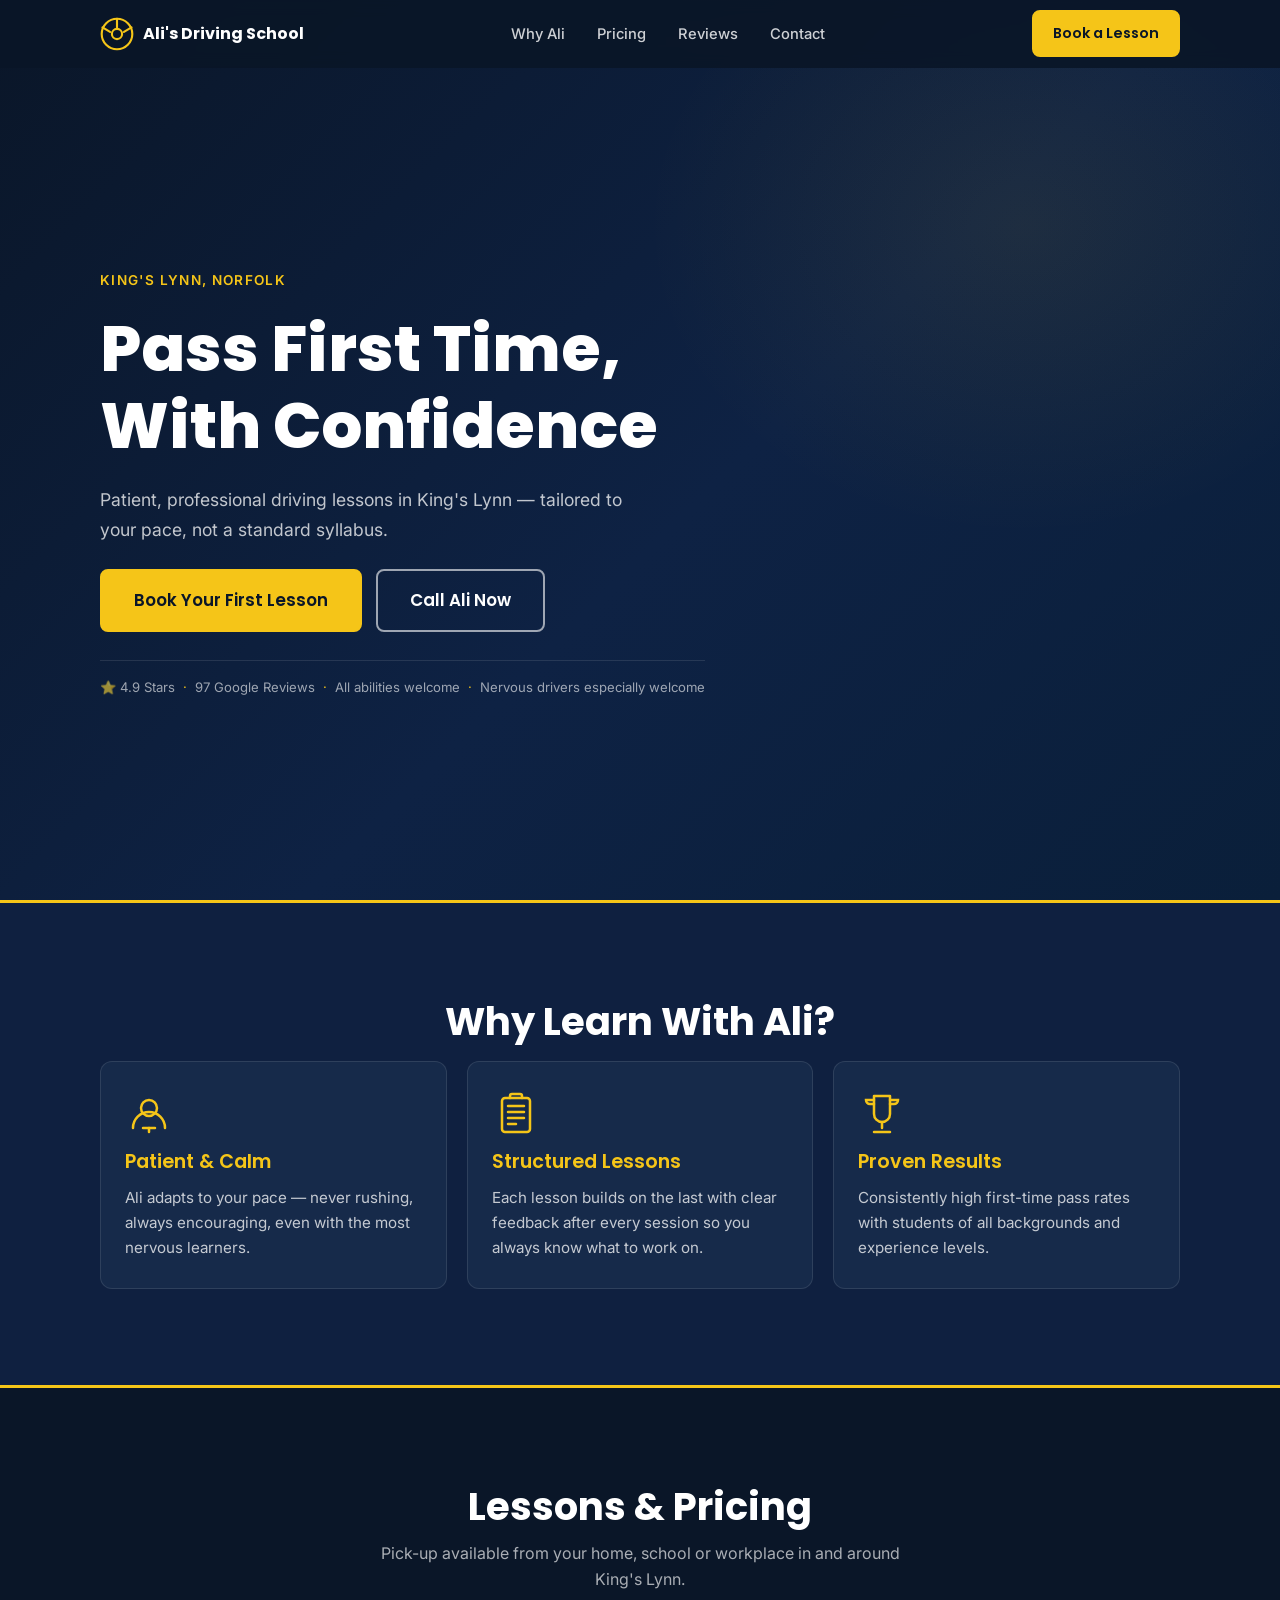
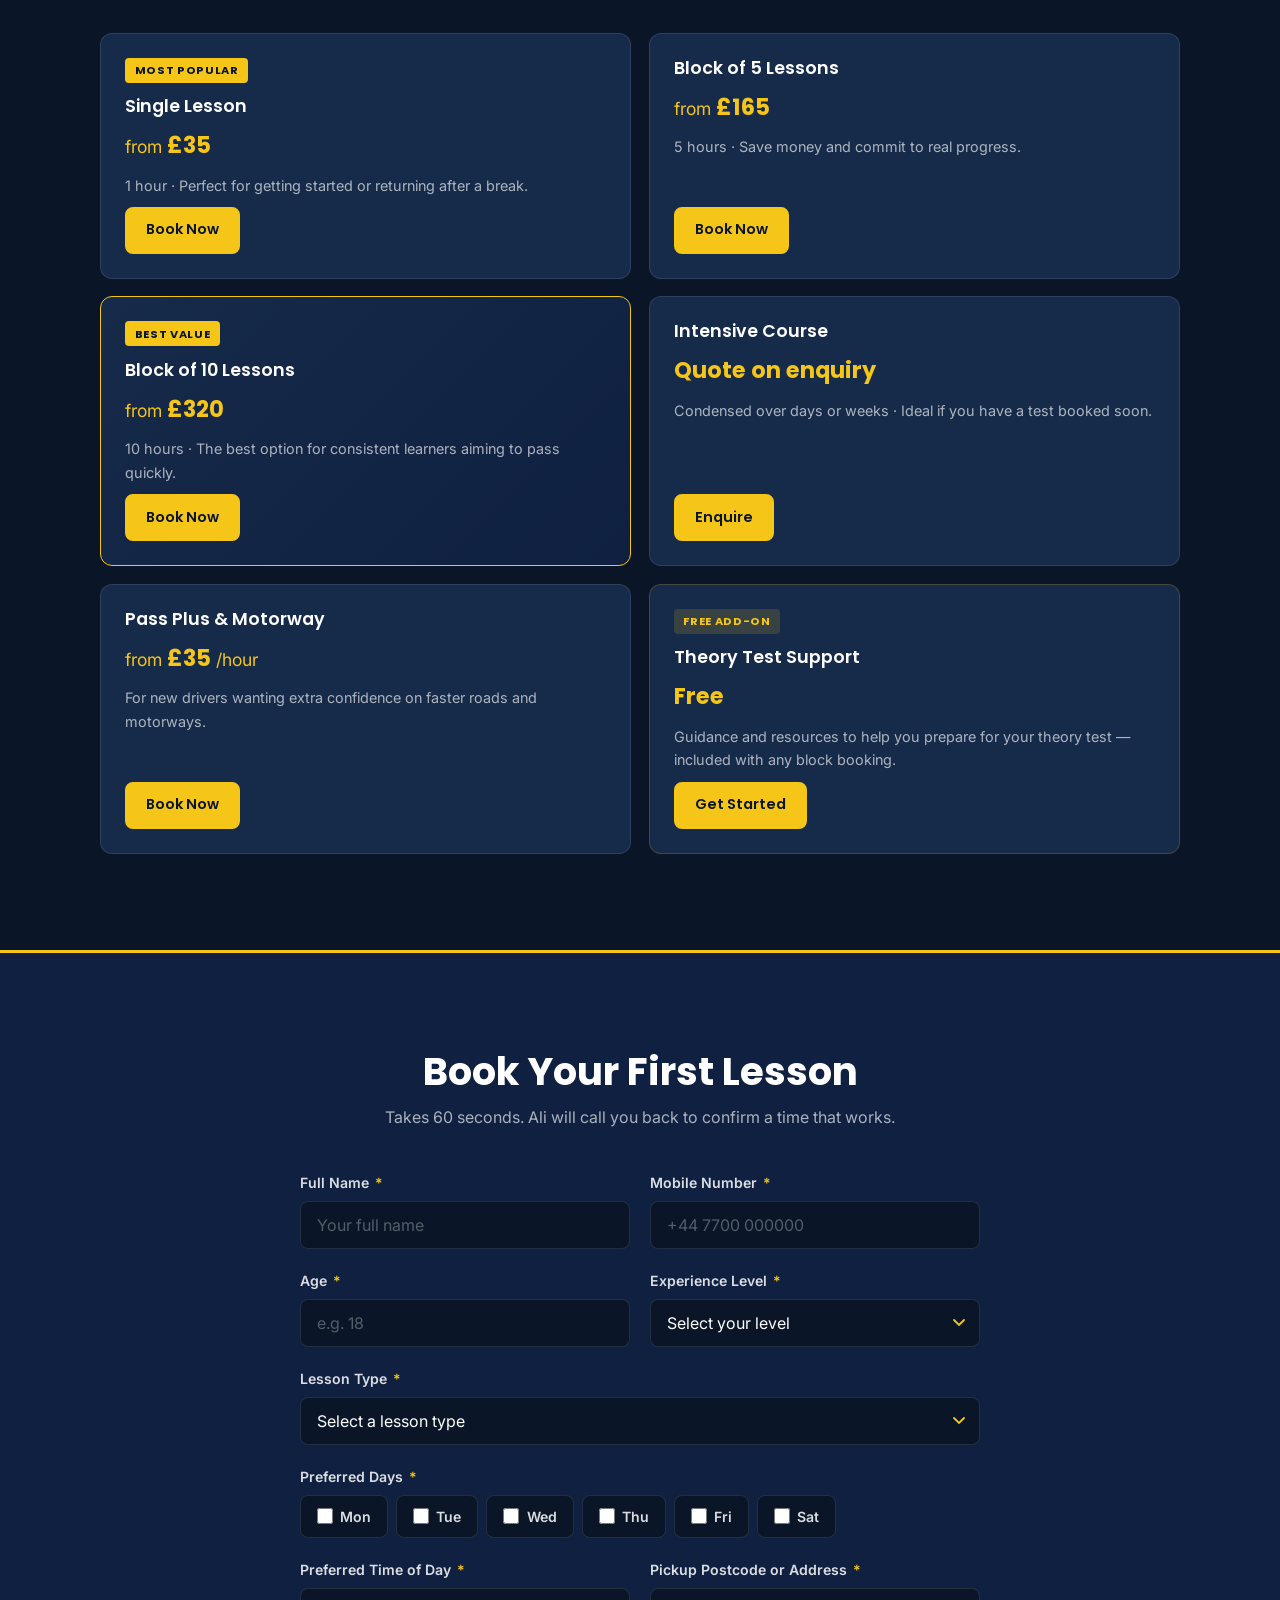
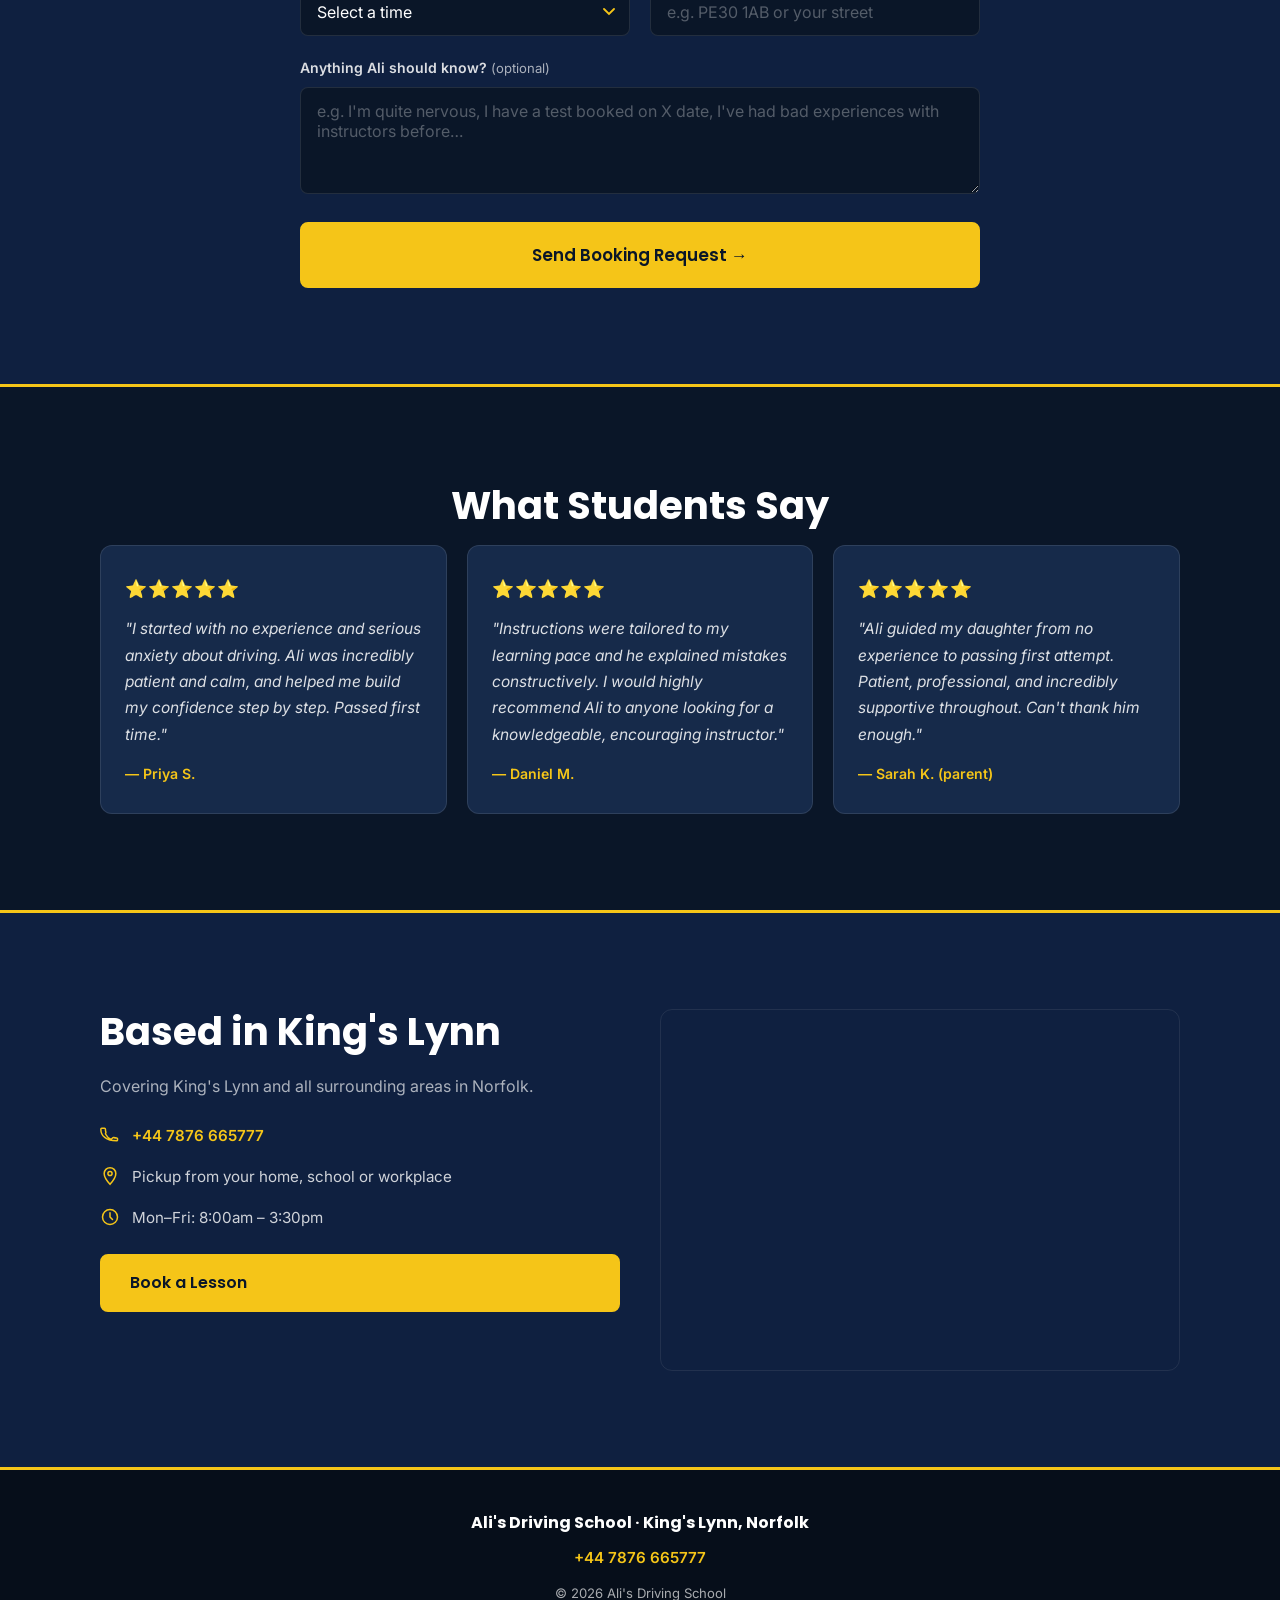
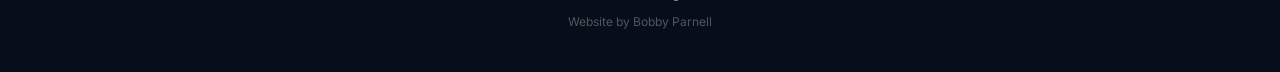
<file: index.html>
<!DOCTYPE html>
<html lang="en">
<head>
  <!-- Website by Bobby Parnell -->
  <meta charset="UTF-8" />
  <meta name="viewport" content="width=device-width, initial-scale=1.0" />
  <meta name="description" content="Ali's Driving School — patient, professional driving lessons in King's Lynn. All abilities welcome. Book online or call +44 7876 665777." />
  <title>Ali's Driving School · King's Lynn</title>
  <link rel="preconnect" href="https://fonts.googleapis.com" />
  <link rel="preconnect" href="https://fonts.gstatic.com" crossorigin />
  <link href="https://fonts.googleapis.com/css2?family=Poppins:wght@600;700;800&family=Inter:wght@400;500;600&display=swap" rel="stylesheet" />
  <link rel="stylesheet" href="styles.css" />
</head>
<body>

  <!-- ══════════════════════════════════════════
       STICKY HEADER
  ══════════════════════════════════════════ -->
  <header class="site-header" id="site-header">
    <div class="header-inner">
      <a href="#" class="logo">
        <!-- Steering wheel inline SVG -->
        <svg class="logo-icon" viewBox="0 0 40 40" fill="none" xmlns="http://www.w3.org/2000/svg" aria-hidden="true">
          <circle cx="20" cy="20" r="18" stroke="#f5c518" stroke-width="2.5"/>
          <circle cx="20" cy="20" r="6" stroke="#f5c518" stroke-width="2.5"/>
          <line x1="20" y1="14" x2="20" y2="2" stroke="#f5c518" stroke-width="2.5" stroke-linecap="round"/>
          <line x1="11.8" y1="17.5" x2="2.9" y2="12.3" stroke="#f5c518" stroke-width="2.5" stroke-linecap="round"/>
          <line x1="28.2" y1="17.5" x2="37.1" y2="12.3" stroke="#f5c518" stroke-width="2.5" stroke-linecap="round"/>
        </svg>
        <span class="logo-text">Ali's Driving School</span>
      </a>

      <nav class="header-nav" id="header-nav" aria-label="Main navigation">
        <ul>
          <li><a href="#why-ali">Why Ali</a></li>
          <li><a href="#services">Pricing</a></li>
          <li><a href="#testimonials">Reviews</a></li>
          <li><a href="#contact">Contact</a></li>
        </ul>
      </nav>

      <div class="header-cta-wrap">
        <a href="#booking" class="btn btn-yellow header-book">Book a Lesson</a>
        <button class="hamburger" id="hamburger" aria-label="Open menu" aria-expanded="false" aria-controls="header-nav">
          <span></span><span></span><span></span>
        </button>
      </div>
    </div>
  </header>

  <main>

    <!-- ══════════════════════════════════════════
         HERO SECTION
         TODO: Replace .hero background with your photo —
         background-image: url('hero.jpg');
         background-size: cover;
         background-position: center;
    ══════════════════════════════════════════ -->
    <section class="hero" id="hero">
      <div class="hero-inner">
        <p class="hero-eyebrow">King's Lynn, Norfolk</p>
        <h1 class="hero-heading">Pass First Time,<br>With Confidence</h1>
        <p class="hero-sub">Patient, professional driving lessons in King's Lynn — tailored to your pace, not a standard syllabus.</p>
        <div class="hero-ctas">
          <a href="#booking" class="btn btn-yellow btn-lg">Book Your First Lesson</a>
          <a href="tel:+447876665777" class="btn btn-outline btn-lg">Call Ali Now</a>
        </div>
        <div class="trust-strip">
          <span>⭐ 4.9 Stars</span>
          <span class="sep">·</span>
          <span>97 Google Reviews</span>
          <span class="sep">·</span>
          <span>All abilities welcome</span>
          <span class="sep">·</span>
          <span>Nervous drivers especially welcome</span>
        </div>
      </div>
    </section>

    <div class="rule-divider" aria-hidden="true"></div>

    <!-- ══════════════════════════════════════════
         WHY LEARN WITH ALI
    ══════════════════════════════════════════ -->
    <section class="why-ali" id="why-ali">
      <div class="container">
        <h2 class="section-heading">Why Learn With Ali?</h2>
        <div class="cards-row">

          <div class="feature-card">
            <!-- Calm / meditation SVG icon -->
            <div class="card-icon" aria-hidden="true">
              <svg viewBox="0 0 48 48" fill="none" xmlns="http://www.w3.org/2000/svg">
                <circle cx="24" cy="18" r="8" stroke="#f5c518" stroke-width="2.5"/>
                <path d="M8 38c0-8.837 7.163-16 16-16s16 7.163 16 16" stroke="#f5c518" stroke-width="2.5" stroke-linecap="round"/>
                <path d="M18 38h12" stroke="#f5c518" stroke-width="2.5" stroke-linecap="round"/>
                <path d="M24 42v-4" stroke="#f5c518" stroke-width="2.5" stroke-linecap="round"/>
              </svg>
            </div>
            <h3>Patient &amp; Calm</h3>
            <p>Ali adapts to your pace — never rushing, always encouraging, even with the most nervous learners.</p>
          </div>

          <div class="feature-card">
            <!-- Clipboard / structured SVG icon -->
            <div class="card-icon" aria-hidden="true">
              <svg viewBox="0 0 48 48" fill="none" xmlns="http://www.w3.org/2000/svg">
                <rect x="10" y="8" width="28" height="34" rx="3" stroke="#f5c518" stroke-width="2.5"/>
                <path d="M18 8V6a2 2 0 0 1 2-2h8a2 2 0 0 1 2 2v2" stroke="#f5c518" stroke-width="2.5" stroke-linecap="round"/>
                <line x1="16" y1="22" x2="32" y2="22" stroke="#f5c518" stroke-width="2.5" stroke-linecap="round"/>
                <line x1="16" y1="28" x2="32" y2="28" stroke="#f5c518" stroke-width="2.5" stroke-linecap="round"/>
                <line x1="16" y1="34" x2="24" y2="34" stroke="#f5c518" stroke-width="2.5" stroke-linecap="round"/>
                <line x1="16" y1="16" x2="32" y2="16" stroke="#f5c518" stroke-width="2.5" stroke-linecap="round"/>
              </svg>
            </div>
            <h3>Structured Lessons</h3>
            <p>Each lesson builds on the last with clear feedback after every session so you always know what to work on.</p>
          </div>

          <div class="feature-card">
            <!-- Trophy SVG icon -->
            <div class="card-icon" aria-hidden="true">
              <svg viewBox="0 0 48 48" fill="none" xmlns="http://www.w3.org/2000/svg">
                <path d="M16 6h16v18a8 8 0 0 1-16 0V6z" stroke="#f5c518" stroke-width="2.5" stroke-linejoin="round"/>
                <path d="M16 10H8a4 4 0 0 0 4 4h4" stroke="#f5c518" stroke-width="2.5" stroke-linecap="round"/>
                <path d="M32 10h8a4 4 0 0 1-4 4h-4" stroke="#f5c518" stroke-width="2.5" stroke-linecap="round"/>
                <line x1="24" y1="32" x2="24" y2="38" stroke="#f5c518" stroke-width="2.5" stroke-linecap="round"/>
                <line x1="16" y1="42" x2="32" y2="42" stroke="#f5c518" stroke-width="2.5" stroke-linecap="round"/>
              </svg>
            </div>
            <h3>Proven Results</h3>
            <p>Consistently high first-time pass rates with students of all backgrounds and experience levels.</p>
          </div>

        </div>
      </div>
    </section>

    <div class="rule-divider" aria-hidden="true"></div>

    <!-- ══════════════════════════════════════════
         SERVICES & PRICING
    ══════════════════════════════════════════ -->
    <section class="services" id="services">
      <div class="container">
        <h2 class="section-heading">Lessons &amp; Pricing</h2>
        <p class="section-sub">Pick-up available from your home, school or workplace in and around King's Lynn.</p>

        <div class="pricing-grid">

          <div class="pricing-card">
            <div class="pricing-badge">Most Popular</div>
            <h3>Single Lesson</h3>
            <div class="price">from <strong>£35</strong></div>
            <p>1 hour · Perfect for getting started or returning after a break.</p>
            <a href="#booking" class="btn btn-yellow btn-sm">Book Now</a>
          </div>

          <div class="pricing-card">
            <h3>Block of 5 Lessons</h3>
            <div class="price">from <strong>£165</strong></div>
            <p>5 hours · Save money and commit to real progress.</p>
            <a href="#booking" class="btn btn-yellow btn-sm">Book Now</a>
          </div>

          <div class="pricing-card pricing-card--highlight">
            <div class="pricing-badge">Best Value</div>
            <h3>Block of 10 Lessons</h3>
            <div class="price">from <strong>£320</strong></div>
            <p>10 hours · The best option for consistent learners aiming to pass quickly.</p>
            <a href="#booking" class="btn btn-yellow btn-sm">Book Now</a>
          </div>

          <div class="pricing-card">
            <h3>Intensive Course</h3>
            <div class="price"><strong>Quote on enquiry</strong></div>
            <p>Condensed over days or weeks · Ideal if you have a test booked soon.</p>
            <a href="#booking" class="btn btn-yellow btn-sm">Enquire</a>
          </div>

          <div class="pricing-card">
            <h3>Pass Plus &amp; Motorway</h3>
            <div class="price">from <strong>£35</strong> /hour</div>
            <p>For new drivers wanting extra confidence on faster roads and motorways.</p>
            <a href="#booking" class="btn btn-yellow btn-sm">Book Now</a>
          </div>

          <div class="pricing-card pricing-card--free">
            <div class="pricing-badge pricing-badge--free">Free Add-on</div>
            <h3>Theory Test Support</h3>
            <div class="price"><strong>Free</strong></div>
            <p>Guidance and resources to help you prepare for your theory test — included with any block booking.</p>
            <a href="#booking" class="btn btn-yellow btn-sm">Get Started</a>
          </div>

        </div>
      </div>
    </section>

    <div class="rule-divider" aria-hidden="true"></div>

    <!-- ══════════════════════════════════════════
         BOOKING FORM
    ══════════════════════════════════════════ -->
    <section class="booking" id="booking">
      <div class="container container--narrow">
        <h2 class="section-heading">Book Your First Lesson</h2>
        <p class="section-sub">Takes 60 seconds. Ali will call you back to confirm a time that works.</p>

        <!--
          Formspree: replace YOUR_FORM_ID below with your Formspree form ID.
          Sign up at https://formspree.io/ and create a new form.
          Change action to: https://formspree.io/f/YOUR_FORM_ID
        -->
        <form
          id="booking-form"
          action="https://formspree.io/f/xpqgzgwg"
          method="POST"
          novalidate
        >
          <div class="form-row">
            <div class="form-group">
              <label for="name">Full Name <span aria-hidden="true">*</span></label>
              <input type="text" id="name" name="name" placeholder="Your full name" required autocomplete="name" />
            </div>
            <div class="form-group">
              <label for="phone">Mobile Number <span aria-hidden="true">*</span></label>
              <input type="tel" id="phone" name="phone" placeholder="+44 7700 000000" required autocomplete="tel" />
            </div>
          </div>

          <div class="form-row">
            <div class="form-group">
              <label for="age">Age <span aria-hidden="true">*</span></label>
              <input type="number" id="age" name="age" placeholder="e.g. 18" min="16" max="99" required />
            </div>
            <div class="form-group">
              <label for="experience">Experience Level <span aria-hidden="true">*</span></label>
              <select id="experience" name="experience" required>
                <option value="" disabled selected>Select your level</option>
                <option value="complete-beginner">Complete beginner</option>
                <option value="had-some-lessons">Had some lessons before</option>
                <option value="returning-after-break">Returning after a break</option>
                <option value="test-prep">Just need test prep</option>
              </select>
            </div>
          </div>

          <div class="form-group">
            <label for="lesson-type">Lesson Type <span aria-hidden="true">*</span></label>
            <select id="lesson-type" name="lesson_type" required>
              <option value="" disabled selected>Select a lesson type</option>
              <option value="single-lesson">Single Lesson (from £35)</option>
              <option value="block-5">Block of 5 Lessons (from £165)</option>
              <option value="block-10">Block of 10 Lessons (from £320)</option>
              <option value="intensive">Intensive Course (quote on enquiry)</option>
              <option value="pass-plus">Pass Plus / Motorway Lessons (from £35/hr)</option>
              <option value="theory-support">Theory Test Support (free with block)</option>
            </select>
          </div>

          <div class="form-group">
            <label>Preferred Days <span aria-hidden="true">*</span></label>
            <div class="checkbox-group">
              <label class="checkbox-label"><input type="checkbox" name="days[]" value="Monday" /> Mon</label>
              <label class="checkbox-label"><input type="checkbox" name="days[]" value="Tuesday" /> Tue</label>
              <label class="checkbox-label"><input type="checkbox" name="days[]" value="Wednesday" /> Wed</label>
              <label class="checkbox-label"><input type="checkbox" name="days[]" value="Thursday" /> Thu</label>
              <label class="checkbox-label"><input type="checkbox" name="days[]" value="Friday" /> Fri</label>
              <label class="checkbox-label"><input type="checkbox" name="days[]" value="Saturday" /> Sat</label>
            </div>
          </div>

          <div class="form-row">
            <div class="form-group">
              <label for="time-of-day">Preferred Time of Day <span aria-hidden="true">*</span></label>
              <select id="time-of-day" name="time_of_day" required>
                <option value="" disabled selected>Select a time</option>
                <option value="morning">Morning</option>
                <option value="afternoon">Afternoon</option>
                <option value="evening">Evening</option>
              </select>
            </div>
            <div class="form-group">
              <label for="postcode">Pickup Postcode or Address <span aria-hidden="true">*</span></label>
              <input type="text" id="postcode" name="pickup_address" placeholder="e.g. PE30 1AB or your street" required autocomplete="street-address" />
            </div>
          </div>

          <div class="form-group">
            <label for="notes">Anything Ali should know? <span class="optional">(optional)</span></label>
            <textarea
              id="notes"
              name="notes"
              rows="4"
              placeholder="e.g. I'm quite nervous, I have a test booked on X date, I've had bad experiences with instructors before…"
            ></textarea>
          </div>

          <button type="submit" class="btn btn-yellow btn-submit">
            Send Booking Request →
          </button>

          <div class="form-success" id="form-success" role="alert" aria-live="polite" hidden>
            Request sent ✓ — Ali will call you back within a few hours to arrange your first lesson.
          </div>
          <div class="form-error" id="form-error" role="alert" aria-live="polite" hidden>
            Something went wrong. Please try again or call Ali directly on <a href="tel:+447876665777">+44 7876 665777</a>.
          </div>
        </form>
      </div>
    </section>

    <div class="rule-divider" aria-hidden="true"></div>

    <!-- ══════════════════════════════════════════
         TESTIMONIALS
    ══════════════════════════════════════════ -->
    <section class="testimonials" id="testimonials">
      <div class="container">
        <h2 class="section-heading">What Students Say</h2>

        <div class="testimonials-grid">

          <div class="testimonial-card">
            <div class="stars" aria-label="5 out of 5 stars">⭐⭐⭐⭐⭐</div>
            <blockquote>
              "I started with no experience and serious anxiety about driving. Ali was incredibly patient and calm, and helped me build my confidence step by step. Passed first time."
            </blockquote>
            <cite>— Priya S.</cite>
          </div>

          <div class="testimonial-card">
            <div class="stars" aria-label="5 out of 5 stars">⭐⭐⭐⭐⭐</div>
            <blockquote>
              "Instructions were tailored to my learning pace and he explained mistakes constructively. I would highly recommend Ali to anyone looking for a knowledgeable, encouraging instructor."
            </blockquote>
            <cite>— Daniel M.</cite>
          </div>

          <div class="testimonial-card">
            <div class="stars" aria-label="5 out of 5 stars">⭐⭐⭐⭐⭐</div>
            <blockquote>
              "Ali guided my daughter from no experience to passing first attempt. Patient, professional, and incredibly supportive throughout. Can't thank him enough."
            </blockquote>
            <cite>— Sarah K. (parent)</cite>
          </div>

        </div>
      </div>
    </section>

    <div class="rule-divider" aria-hidden="true"></div>

    <!-- ══════════════════════════════════════════
         SERVICE AREA + CONTACT
    ══════════════════════════════════════════ -->
    <section class="contact" id="contact">
      <div class="container">
        <div class="contact-grid">

          <div class="contact-info">
            <h2 class="section-heading section-heading--left">Based in King's Lynn</h2>
            <p class="contact-area">Covering King's Lynn and all surrounding areas in Norfolk.</p>

            <ul class="contact-details">
              <li>
                <!-- Phone icon -->
                <svg viewBox="0 0 24 24" fill="none" xmlns="http://www.w3.org/2000/svg" aria-hidden="true">
                  <path d="M6.6 10.8a15.4 15.4 0 0 0 6.6 6.6l2.2-2.2a1 1 0 0 1 1.02-.24c1.12.37 2.33.57 3.58.57a1 1 0 0 1 1 1V18a1 1 0 0 1-1 1C7.16 19 1 12.84 1 5a1 1 0 0 1 1-1h3.5a1 1 0 0 1 1 1c0 1.25.2 2.45.57 3.58a1 1 0 0 1-.25 1.02L6.6 10.8z" stroke="#f5c518" stroke-width="1.8" stroke-linecap="round" stroke-linejoin="round"/>
                </svg>
                <a href="tel:+447876665777">+44 7876 665777</a>
              </li>
              <li>
                <!-- Location icon -->
                <svg viewBox="0 0 24 24" fill="none" xmlns="http://www.w3.org/2000/svg" aria-hidden="true">
                  <path d="M12 2C8.13 2 5 5.13 5 9c0 5.25 7 13 7 13s7-7.75 7-13c0-3.87-3.13-7-7-7z" stroke="#f5c518" stroke-width="1.8" stroke-linejoin="round"/>
                  <circle cx="12" cy="9" r="2.5" stroke="#f5c518" stroke-width="1.8"/>
                </svg>
                <span>Pickup from your home, school or workplace</span>
              </li>
              <li>
                <!-- Clock icon -->
                <svg viewBox="0 0 24 24" fill="none" xmlns="http://www.w3.org/2000/svg" aria-hidden="true">
                  <circle cx="12" cy="12" r="9" stroke="#f5c518" stroke-width="1.8"/>
                  <path d="M12 7v5l3 3" stroke="#f5c518" stroke-width="1.8" stroke-linecap="round" stroke-linejoin="round"/>
                </svg>
                <span>Mon–Fri: 8:00am – 3:30pm</span>
              </li>
            </ul>

            <a href="#booking" class="btn btn-yellow" style="margin-top: 1.5rem; display: inline-block;">Book a Lesson</a>
          </div>

          <div class="contact-map">
            <!--
              Google Maps embed for King's Lynn.
              To customise: go to Google Maps, search "King's Lynn", click Share → Embed a map.
              Replace the src URL below with your embed URL.
              The CSS filter adds a dark tint to match the site palette.
            -->
            <iframe
              title="King's Lynn map"
              src="https://maps.google.com/maps?q=King%27s+Lynn%2C+Norfolk%2C+UK&t=&z=13&ie=UTF8&iwloc=&output=embed"
              width="100%"
              height="360"
              style="border:0;"
              allowfullscreen=""
              loading="lazy"
              referrerpolicy="no-referrer-when-downgrade"
            ></iframe>
          </div>

        </div>
      </div>
    </section>

  </main>

  <!-- ══════════════════════════════════════════
       FOOTER
  ══════════════════════════════════════════ -->
  <footer class="site-footer">
    <div class="container footer-inner">
      <p class="footer-brand">Ali's Driving School · King's Lynn, Norfolk</p>
      <p><a href="tel:+447876665777">+44 7876 665777</a></p>
      <p class="footer-copy">© 2026 Ali's Driving School</p>
      <p class="footer-credit">Website by Bobby Parnell</p>
    </div>
  </footer>

  <script src="script.js"></script>
</body>
</html>
</file>
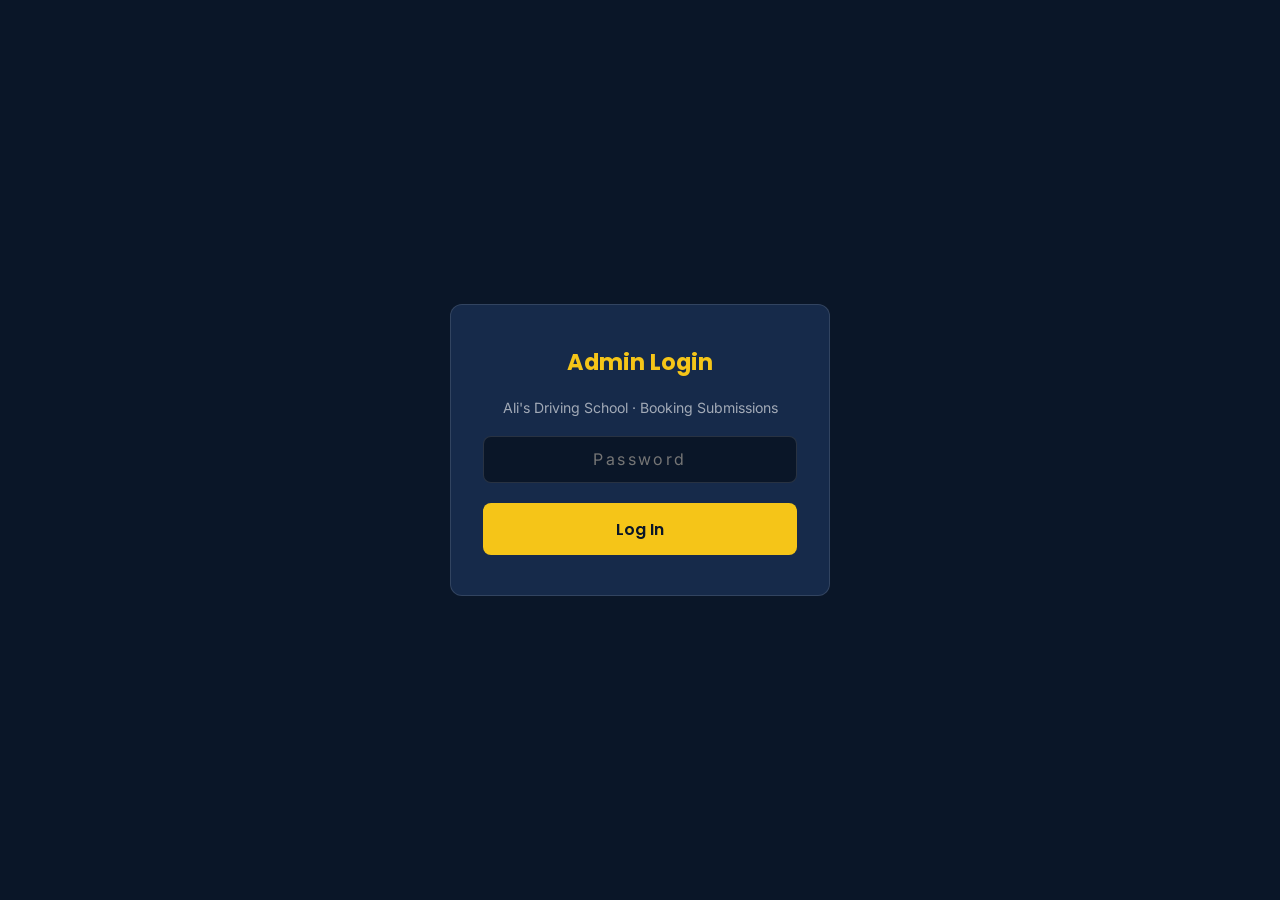
<file: admin.html>
<!DOCTYPE html>
<html lang="en">
<head>
  <!-- Website by Bobby Parnell -->
  <meta charset="UTF-8" />
  <meta name="viewport" content="width=device-width, initial-scale=1.0" />
  <meta name="robots" content="noindex, nofollow" />
  <title>Admin · Ali's Driving School</title>
  <link href="https://fonts.googleapis.com/css2?family=Poppins:wght@600;700&family=Inter:wght@400;500&display=swap" rel="stylesheet" />
  <style>
    *, *::before, *::after { box-sizing: border-box; margin: 0; padding: 0; }

    :root {
      --navy:   #0a1628;
      --navy-l: #162a4a;
      --yellow: #f5c518;
      --white:  #ffffff;
      --border: rgba(255,255,255,0.12);
    }

    body {
      background: var(--navy);
      color: var(--white);
      font-family: 'Inter', sans-serif;
      min-height: 100vh;
      display: flex;
      align-items: center;
      justify-content: center;
      padding: 2rem 1rem;
    }

    /* ── Gate ─────────────────────────── */
    #gate {
      background: var(--navy-l);
      border: 1px solid var(--border);
      border-radius: 12px;
      padding: 2.5rem 2rem;
      width: 100%;
      max-width: 380px;
      display: flex;
      flex-direction: column;
      gap: 1.25rem;
      text-align: center;
    }

    #gate h1 {
      font-family: 'Poppins', sans-serif;
      font-size: 1.4rem;
      color: var(--yellow);
    }

    #gate p {
      font-size: 0.88rem;
      color: rgba(255,255,255,0.6);
    }

    #gate input {
      width: 100%;
      background: var(--navy);
      color: var(--white);
      border: 1.5px solid var(--border);
      border-radius: 8px;
      padding: 0.8rem 1rem;
      font-family: 'Inter', sans-serif;
      font-size: 1rem;
      text-align: center;
      letter-spacing: 0.15em;
    }
    #gate input:focus {
      outline: none;
      border-color: var(--yellow);
      box-shadow: 0 0 0 3px rgba(245,197,24,0.15);
    }

    #gate button {
      background: var(--yellow);
      color: var(--navy);
      border: none;
      border-radius: 8px;
      padding: 0.85rem;
      font-family: 'Poppins', sans-serif;
      font-weight: 600;
      font-size: 1rem;
      cursor: pointer;
      transition: background 0.2s;
    }
    #gate button:hover { background: #d9ac10; }

    #gate-error {
      color: #ff8080;
      font-size: 0.85rem;
      display: none;
    }

    /* ── Dashboard ─────────────────────── */
    #dashboard {
      width: 100%;
      max-width: 960px;
      display: none;
      flex-direction: column;
      gap: 1.5rem;
    }

    .dash-header {
      display: flex;
      align-items: center;
      justify-content: space-between;
      flex-wrap: wrap;
      gap: 1rem;
    }

    .dash-header h1 {
      font-family: 'Poppins', sans-serif;
      font-size: 1.4rem;
    }
    .dash-header h1 span { color: var(--yellow); }

    .btn-logout {
      background: none;
      border: 1.5px solid var(--border);
      color: rgba(255,255,255,0.6);
      border-radius: 8px;
      padding: 0.45rem 1rem;
      font-family: 'Inter', sans-serif;
      font-size: 0.85rem;
      cursor: pointer;
      transition: border-color 0.2s, color 0.2s;
    }
    .btn-logout:hover { border-color: var(--white); color: var(--white); }

    .dash-note {
      background: rgba(245,197,24,0.1);
      border: 1px solid rgba(245,197,24,0.3);
      border-radius: 8px;
      padding: 0.85rem 1.1rem;
      font-size: 0.88rem;
      color: rgba(255,255,255,0.75);
      line-height: 1.6;
    }
    .dash-note strong { color: var(--yellow); }
    .dash-note a { color: var(--yellow); text-decoration: underline; }

    .table-wrap {
      overflow-x: auto;
      border: 1px solid var(--border);
      border-radius: 12px;
    }

    table {
      width: 100%;
      border-collapse: collapse;
      font-size: 0.88rem;
    }

    thead th {
      background: var(--navy-l);
      color: var(--yellow);
      font-family: 'Poppins', sans-serif;
      font-weight: 600;
      font-size: 0.78rem;
      letter-spacing: 0.06em;
      text-transform: uppercase;
      padding: 0.85rem 1rem;
      text-align: left;
      white-space: nowrap;
    }

    tbody tr {
      border-top: 1px solid var(--border);
      transition: background 0.15s;
    }
    tbody tr:hover { background: rgba(255,255,255,0.03); }

    tbody td {
      padding: 0.85rem 1rem;
      color: rgba(255,255,255,0.8);
      vertical-align: top;
    }

    .empty-state {
      text-align: center;
      padding: 3rem 1rem;
      color: rgba(255,255,255,0.4);
    }
    .empty-state p { font-size: 0.9rem; margin-top: 0.5rem; }
  </style>
</head>
<body>

  <!-- ── Password Gate ──────────────────── -->
  <div id="gate">
    <h1>Admin Login</h1>
    <p>Ali's Driving School · Booking Submissions</p>
    <input
      type="password"
      id="gate-password"
      placeholder="Password"
      autocomplete="current-password"
    />
    <span id="gate-error">Incorrect password. Try again.</span>
    <button id="gate-btn">Log In</button>
  </div>

  <!-- ── Dashboard ─────────────────────── -->
  <div id="dashboard">
    <div class="dash-header">
      <h1>Booking Submissions — <span>Ali's Driving School</span></h1>
      <button class="btn-logout" id="logout-btn">Log Out</button>
    </div>

    <div class="dash-note">
      <strong>Note:</strong> This page shows a local summary only.
      For the full list of submissions (with email notifications and CSV export), visit your
      <a href="https://formspree.io/forms" target="_blank" rel="noopener">Formspree dashboard</a>.
      Submissions are stored and managed there — not in this file.
    </div>

    <div class="table-wrap">
      <table>
        <thead>
          <tr>
            <th>#</th>
            <th>Name</th>
            <th>Phone</th>
            <th>Age</th>
            <th>Experience</th>
            <th>Lesson Type</th>
            <th>Days</th>
            <th>Time</th>
            <th>Postcode</th>
            <th>Notes</th>
          </tr>
        </thead>
        <tbody id="submissions-body">
          <tr>
            <td colspan="10">
              <div class="empty-state">
                <strong>No local submissions stored.</strong>
                <p>All bookings are sent directly to Formspree — check your dashboard there.</p>
              </div>
            </td>
          </tr>
        </tbody>
      </table>
    </div>
  </div>

  <script>
    /*
      ADMIN PASSWORD — change this before deploying!
      TODO: Replace 'changeme2026' with a strong password.
      This is a lightweight JS gate — not a substitute for server-side auth,
      but sufficient for a simple admin view on a driving school site.
    */
    const ADMIN_PASSWORD = 'changeme2026';
    const SESSION_KEY    = 'ads_admin_auth';

    const gate       = document.getElementById('gate');
    const dashboard  = document.getElementById('dashboard');
    const pwInput    = document.getElementById('gate-password');
    const gateBtn    = document.getElementById('gate-btn');
    const gateError  = document.getElementById('gate-error');
    const logoutBtn  = document.getElementById('logout-btn');

    function showDashboard() {
      gate.style.display       = 'none';
      dashboard.style.display  = 'flex';
    }

    function showGate() {
      sessionStorage.removeItem(SESSION_KEY);
      gate.style.display       = '';
      dashboard.style.display  = 'none';
    }

    function tryLogin() {
      if (pwInput.value === ADMIN_PASSWORD) {
        sessionStorage.setItem(SESSION_KEY, '1');
        gateError.style.display = 'none';
        showDashboard();
      } else {
        gateError.style.display = 'block';
        pwInput.value = '';
        pwInput.focus();
      }
    }

    gateBtn.addEventListener('click', tryLogin);
    pwInput.addEventListener('keydown', e => { if (e.key === 'Enter') tryLogin(); });
    logoutBtn.addEventListener('click', showGate);

    // Restore session on page load
    if (sessionStorage.getItem(SESSION_KEY) === '1') showDashboard();
  </script>

</body>
</html>
</file>
<file: styles.css>
/* ══════════════════════════════════════════
   ALI'S DRIVING SCHOOL — styles.css
   Palette: #0a1628 navy · #ffffff white · #f5c518 yellow
   Fonts: Poppins (headings) · Inter (body)
══════════════════════════════════════════ */

/* ─── Reset & Base ─────────────────────── */
*, *::before, *::after {
  box-sizing: border-box;
  margin: 0;
  padding: 0;
}

:root {
  --navy:   #0a1628;
  --navy-mid: #0f2040;
  --navy-light: #162a4a;
  --yellow: #f5c518;
  --yellow-hover: #d9ac10;
  --white:  #ffffff;
  --text-muted: rgba(255,255,255,0.65);
  --border: rgba(255,255,255,0.1);
  --radius: 12px;
  --header-h: 68px;
  --transition: 0.2s ease;
}

html {
  scroll-behavior: smooth;
  font-size: 16px;
}

body {
  background: var(--navy);
  color: var(--white);
  font-family: 'Inter', system-ui, sans-serif;
  line-height: 1.65;
  -webkit-font-smoothing: antialiased;
  overflow-x: hidden;
}

img, svg { display: block; max-width: 100%; }
a { color: inherit; text-decoration: none; }
ul { list-style: none; }
button { cursor: pointer; font-family: inherit; }

/* ─── Typography ────────────────────────── */
h1, h2, h3, h4 {
  font-family: 'Poppins', sans-serif;
  font-weight: 700;
  line-height: 1.2;
}

h1 { font-size: clamp(2.2rem, 7vw, 4rem); font-weight: 800; }
h2 { font-size: clamp(1.6rem, 4vw, 2.4rem); }
h3 { font-size: clamp(1.05rem, 3vw, 1.2rem); font-weight: 600; }

/* ─── Layout Helpers ─────────────────────── */
.container {
  width: 100%;
  max-width: 1120px;
  margin: 0 auto;
  padding: 0 1.25rem;
}

.container--narrow {
  max-width: 720px;
}

section {
  padding: 4.5rem 0;
}

/* ─── Rule Divider ──────────────────────── */
.rule-divider {
  height: 3px;
  background: var(--yellow);
  width: 100%;
}

/* ─── Buttons ───────────────────────────── */
.btn {
  display: inline-flex;
  align-items: center;
  justify-content: center;
  gap: 0.4rem;
  padding: 0.85rem 1.75rem;
  border-radius: 8px;
  font-family: 'Poppins', sans-serif;
  font-size: 1rem;
  font-weight: 600;
  transition: background var(--transition), color var(--transition), border-color var(--transition), box-shadow var(--transition);
  border: 2px solid transparent;
  white-space: nowrap;
  text-decoration: none;
}

.btn-yellow {
  background: var(--yellow);
  color: var(--navy);
  border-color: var(--yellow);
}
.btn-yellow:hover, .btn-yellow:focus-visible {
  background: var(--yellow-hover);
  border-color: var(--yellow-hover);
  box-shadow: 0 0 0 3px rgba(245, 197, 24, 0.3);
}

.btn-outline {
  background: transparent;
  color: var(--white);
  border-color: rgba(255,255,255,0.6);
}
.btn-outline:hover, .btn-outline:focus-visible {
  border-color: var(--white);
  background: rgba(255,255,255,0.08);
}

.btn-lg {
  padding: 1rem 2rem;
  font-size: 1.05rem;
}

.btn-sm {
  padding: 0.6rem 1.2rem;
  font-size: 0.9rem;
}

.btn-submit {
  width: 100%;
  padding: 1.1rem;
  font-size: 1.05rem;
  margin-top: 0.5rem;
}

/* ─── Section Headings ──────────────────── */
.section-heading {
  text-align: center;
  margin-bottom: 0.6rem;
}
.section-heading--left { text-align: left; }

.section-sub {
  text-align: center;
  color: var(--text-muted);
  font-size: 1rem;
  margin-bottom: 2.5rem;
  max-width: 560px;
  margin-left: auto;
  margin-right: auto;
}

/* ─── HEADER ────────────────────────────── */
.site-header {
  position: fixed;
  top: 0; left: 0; right: 0;
  z-index: 100;
  height: var(--header-h);
  background: rgba(10, 22, 40, 0.92);
  backdrop-filter: blur(8px);
  -webkit-backdrop-filter: blur(8px);
  border-bottom: 1px solid transparent;
  transition: background var(--transition), box-shadow var(--transition), border-color var(--transition);
}

.site-header.scrolled {
  background: rgba(10, 22, 40, 0.98);
  box-shadow: 0 2px 20px rgba(0,0,0,0.45);
  border-bottom-color: rgba(245, 197, 24, 0.15);
}

.header-inner {
  display: flex;
  align-items: center;
  justify-content: space-between;
  height: 100%;
  max-width: 1120px;
  margin: 0 auto;
  padding: 0 1.25rem;
  gap: 1rem;
}

/* Logo */
.logo {
  display: flex;
  align-items: center;
  gap: 0.55rem;
  flex-shrink: 0;
}

.logo-icon {
  width: 34px;
  height: 34px;
  flex-shrink: 0;
}

.logo-text {
  font-family: 'Poppins', sans-serif;
  font-weight: 700;
  font-size: 1rem;
  color: var(--white);
  line-height: 1.1;
}

/* Desktop nav */
.header-nav ul {
  display: flex;
  gap: 2rem;
  align-items: center;
}

.header-nav a {
  font-size: 0.92rem;
  font-weight: 500;
  color: rgba(255,255,255,0.8);
  transition: color var(--transition);
}
.header-nav a:hover { color: var(--yellow); }

/* Header CTA area */
.header-cta-wrap {
  display: flex;
  align-items: center;
  gap: 0.75rem;
  flex-shrink: 0;
}

.header-book { font-size: 0.9rem; padding: 0.6rem 1.2rem; }

/* Hamburger */
.hamburger {
  display: none;
  flex-direction: column;
  justify-content: center;
  gap: 5px;
  background: none;
  border: none;
  padding: 4px;
  width: 36px;
  height: 36px;
}
.hamburger span {
  display: block;
  height: 2px;
  width: 24px;
  background: var(--white);
  border-radius: 2px;
  transition: transform 0.25s, opacity 0.25s;
}
.hamburger[aria-expanded="true"] span:nth-child(1) { transform: translateY(7px) rotate(45deg); }
.hamburger[aria-expanded="true"] span:nth-child(2) { opacity: 0; }
.hamburger[aria-expanded="true"] span:nth-child(3) { transform: translateY(-7px) rotate(-45deg); }

/* ─── HERO ──────────────────────────────── */
.hero {
  /*
    TODO: Add your hero photo here:
    background-image: url('images/hero.jpg');
    background-size: cover;
    background-position: center top;
  */
  background: linear-gradient(135deg, #0a1628 0%, #0e2244 55%, #0a1f3a 100%);
  min-height: 85vh;
  display: flex;
  align-items: center;
  padding-top: calc(var(--header-h) + 3rem);
  padding-bottom: 4rem;
  position: relative;
  overflow: hidden;
}

/* Subtle decorative radial glow */
.hero::before {
  content: '';
  position: absolute;
  top: -10%;
  right: -10%;
  width: 60%;
  height: 70%;
  background: radial-gradient(ellipse at center, rgba(245, 197, 24, 0.07) 0%, transparent 70%);
  pointer-events: none;
}

.hero-inner {
  max-width: 1120px;
  width: 100%;
  margin: 0 auto;
  padding: 0 1.25rem;
  display: flex;
  flex-direction: column;
  align-items: flex-start;
  gap: 1.25rem;
}

.hero-eyebrow {
  font-size: 0.85rem;
  font-weight: 600;
  letter-spacing: 0.1em;
  text-transform: uppercase;
  color: var(--yellow);
}

.hero-heading {
  color: var(--white);
  max-width: 14ch;
}

.hero-sub {
  font-size: 1.1rem;
  color: rgba(255,255,255,0.75);
  max-width: 48ch;
  line-height: 1.7;
}

.hero-ctas {
  display: flex;
  flex-wrap: wrap;
  gap: 0.85rem;
  margin-top: 0.25rem;
}

.trust-strip {
  display: flex;
  flex-wrap: wrap;
  gap: 0.4rem 0.5rem;
  align-items: center;
  font-size: 0.82rem;
  color: rgba(255,255,255,0.6);
  margin-top: 0.5rem;
  padding-top: 1rem;
  border-top: 1px solid var(--border);
}

.trust-strip .sep { color: var(--yellow); }

/* ─── WHY ALI ────────────────────────────── */
.why-ali { background: var(--navy-mid); }

.cards-row {
  display: grid;
  grid-template-columns: 1fr;
  gap: 1.25rem;
  margin-top: 1rem;
}

.feature-card {
  background: var(--navy-light);
  border: 1px solid var(--border);
  border-radius: var(--radius);
  padding: 1.75rem 1.5rem;
  display: flex;
  flex-direction: column;
  gap: 0.75rem;
  transition: border-color var(--transition), transform var(--transition);
}
.feature-card:hover {
  border-color: rgba(245, 197, 24, 0.35);
  transform: translateY(-2px);
}

.card-icon {
  width: 48px;
  height: 48px;
  flex-shrink: 0;
}
.card-icon svg { width: 100%; height: 100%; }

.feature-card h3 { color: var(--yellow); }
.feature-card p { color: rgba(255,255,255,0.75); font-size: 0.95rem; }

/* ─── SERVICES / PRICING ─────────────────── */
.services { background: var(--navy); }

.pricing-grid {
  display: grid;
  grid-template-columns: 1fr;
  gap: 1.1rem;
  margin-top: 0.5rem;
}

.pricing-card {
  background: var(--navy-light);
  border: 1px solid var(--border);
  border-radius: var(--radius);
  padding: 1.5rem;
  display: flex;
  flex-direction: column;
  gap: 0.6rem;
  position: relative;
  transition: border-color var(--transition);
}
.pricing-card:hover { border-color: rgba(245, 197, 24, 0.3); }

.pricing-card--highlight {
  border-color: var(--yellow);
  background: linear-gradient(135deg, #162a4a, #0f2040);
}

.pricing-card--free { border-color: rgba(245, 197, 24, 0.2); }

.pricing-badge {
  display: inline-block;
  background: var(--yellow);
  color: var(--navy);
  font-family: 'Poppins', sans-serif;
  font-size: 0.7rem;
  font-weight: 700;
  letter-spacing: 0.06em;
  text-transform: uppercase;
  padding: 0.2rem 0.6rem;
  border-radius: 4px;
  width: fit-content;
  margin-bottom: 0.25rem;
}
.pricing-badge--free {
  background: rgba(245, 197, 24, 0.15);
  color: var(--yellow);
}

.pricing-card h3 {
  font-size: 1.1rem;
  color: var(--white);
}

.price {
  font-size: 1.1rem;
  color: var(--yellow);
}
.price strong {
  font-family: 'Poppins', sans-serif;
  font-size: 1.4rem;
  font-weight: 700;
}

.pricing-card p {
  font-size: 0.9rem;
  color: rgba(255,255,255,0.65);
  flex: 1;
}

.pricing-card .btn { margin-top: auto; align-self: flex-start; }

/* ─── BOOKING FORM ───────────────────────── */
.booking { background: var(--navy-mid); }

form {
  display: flex;
  flex-direction: column;
  gap: 1.25rem;
  margin-top: 1.5rem;
}

.form-row {
  display: grid;
  grid-template-columns: 1fr;
  gap: 1.25rem;
}

.form-group {
  display: flex;
  flex-direction: column;
  gap: 0.45rem;
}

.form-group label {
  font-size: 0.88rem;
  font-weight: 600;
  color: rgba(255,255,255,0.85);
}

.form-group label .optional {
  font-weight: 400;
  color: var(--text-muted);
  font-size: 0.82rem;
}

.form-group label span[aria-hidden="true"] {
  color: var(--yellow);
  margin-left: 2px;
}

input[type="text"],
input[type="tel"],
input[type="number"],
select,
textarea {
  background: var(--navy);
  color: var(--white);
  border: 1.5px solid var(--border);
  border-radius: 8px;
  padding: 0.8rem 1rem;
  font-family: 'Inter', sans-serif;
  font-size: 1rem;
  width: 100%;
  transition: border-color var(--transition), box-shadow var(--transition);
  -webkit-appearance: none;
  appearance: none;
}

input::placeholder, textarea::placeholder { color: rgba(255,255,255,0.3); }

input:focus, select:focus, textarea:focus {
  outline: none;
  border-color: var(--yellow);
  box-shadow: 0 0 0 3px rgba(245, 197, 24, 0.15);
}

select {
  background-image: url("data:image/svg+xml,%3Csvg xmlns='http://www.w3.org/2000/svg' width='12' height='8' viewBox='0 0 12 8'%3E%3Cpath d='M1 1l5 5 5-5' stroke='%23f5c518' stroke-width='1.8' fill='none' stroke-linecap='round'/%3E%3C/svg%3E");
  background-repeat: no-repeat;
  background-position: right 0.9rem center;
  padding-right: 2.5rem;
  cursor: pointer;
}

select option { background: var(--navy); color: var(--white); }

textarea { resize: vertical; min-height: 100px; }

/* Checkbox group */
.checkbox-group {
  display: flex;
  flex-wrap: wrap;
  gap: 0.5rem;
}

.checkbox-label {
  display: flex;
  align-items: center;
  gap: 0.45rem;
  background: var(--navy);
  border: 1.5px solid var(--border);
  border-radius: 8px;
  padding: 0.55rem 1rem;
  font-size: 0.9rem;
  cursor: pointer;
  transition: border-color var(--transition), background var(--transition);
  user-select: none;
}
.checkbox-label:hover { border-color: var(--yellow); }
.checkbox-label input[type="checkbox"] { accent-color: var(--yellow); width: 16px; height: 16px; cursor: pointer; }
.checkbox-label:has(input:checked) {
  border-color: var(--yellow);
  background: rgba(245, 197, 24, 0.08);
}

/* Form feedback */
.form-success {
  background: rgba(245, 197, 24, 0.12);
  border: 1.5px solid var(--yellow);
  color: var(--yellow);
  border-radius: 8px;
  padding: 1rem 1.25rem;
  font-weight: 500;
  font-size: 0.95rem;
  text-align: center;
}

.form-error {
  background: rgba(220, 50, 50, 0.12);
  border: 1.5px solid rgba(220, 50, 50, 0.6);
  color: #ff8080;
  border-radius: 8px;
  padding: 1rem 1.25rem;
  font-size: 0.95rem;
  text-align: center;
}
.form-error a { color: var(--yellow); text-decoration: underline; }

/* ─── TESTIMONIALS ──────────────────────── */
.testimonials { background: var(--navy); }

.testimonials-grid {
  display: grid;
  grid-template-columns: 1fr;
  gap: 1.25rem;
  margin-top: 1rem;
}

.testimonial-card {
  background: var(--navy-light);
  border: 1px solid var(--border);
  border-radius: var(--radius);
  padding: 1.75rem 1.5rem;
  display: flex;
  flex-direction: column;
  gap: 0.85rem;
  transition: border-color var(--transition);
}
.testimonial-card:hover { border-color: rgba(245, 197, 24, 0.25); }

.stars { font-size: 1.1rem; letter-spacing: 0.05em; }

.testimonial-card blockquote {
  font-size: 0.97rem;
  color: rgba(255,255,255,0.85);
  line-height: 1.7;
  font-style: italic;
  quotes: none;
}

.testimonial-card cite {
  font-style: normal;
  font-weight: 600;
  font-size: 0.88rem;
  color: var(--yellow);
}

/* ─── CONTACT / MAP ─────────────────────── */
.contact { background: var(--navy-mid); }

.contact-grid {
  display: grid;
  grid-template-columns: 1fr;
  gap: 2.5rem;
}

.contact-info {
  display: flex;
  flex-direction: column;
}

.contact-area {
  color: var(--text-muted);
  margin-bottom: 1.5rem;
  font-size: 1rem;
  margin-top: 0.5rem;
}

.contact-details {
  display: flex;
  flex-direction: column;
  gap: 1rem;
}

.contact-details li {
  display: flex;
  align-items: flex-start;
  gap: 0.75rem;
  font-size: 0.95rem;
  color: rgba(255,255,255,0.8);
}

.contact-details li svg {
  width: 20px;
  height: 20px;
  flex-shrink: 0;
  margin-top: 2px;
}

.contact-details li a {
  color: var(--yellow);
  font-weight: 600;
  text-decoration: underline;
  text-decoration-color: transparent;
  transition: text-decoration-color var(--transition);
}
.contact-details li a:hover { text-decoration-color: var(--yellow); }

.contact-map {
  border-radius: var(--radius);
  overflow: hidden;
  border: 1px solid var(--border);
  /* Dark tint filter to blend the map with the dark theme */
  filter: grayscale(30%) brightness(0.75) contrast(1.1);
  min-height: 280px;
}
.contact-map iframe {
  display: block;
  width: 100%;
  height: 360px;
}

/* ─── FOOTER ────────────────────────────── */
.site-footer {
  background: #060e1a;
  border-top: 3px solid var(--yellow);
  padding: 2.5rem 0;
}

.footer-inner {
  display: flex;
  flex-direction: column;
  align-items: center;
  gap: 0.5rem;
  text-align: center;
}

.footer-brand {
  font-family: 'Poppins', sans-serif;
  font-weight: 700;
  font-size: 1rem;
  color: var(--white);
}

.footer-inner a[href^="tel"] {
  color: var(--yellow);
  font-weight: 600;
  font-size: 0.95rem;
}

.footer-copy {
  color: var(--text-muted);
  font-size: 0.82rem;
  margin-top: 0.25rem;
}

.footer-credit {
  color: rgba(255,255,255,0.3);
  font-size: 0.75rem;
}
.footer-credit a {
  color: rgba(255,255,255,0.45);
  text-decoration: underline;
  text-decoration-color: transparent;
  transition: color var(--transition), text-decoration-color var(--transition);
}
.footer-credit a:hover {
  color: var(--white);
  text-decoration-color: var(--white);
}

/* ═══════════════════════════════════════════
   TABLET (≥ 640px)
═══════════════════════════════════════════ */
@media (min-width: 640px) {
  .form-row { grid-template-columns: 1fr 1fr; }
  .cards-row { grid-template-columns: repeat(3, 1fr); }
  .testimonials-grid { grid-template-columns: repeat(3, 1fr); }
  .pricing-grid { grid-template-columns: repeat(2, 1fr); }
}

/* ═══════════════════════════════════════════
   DESKTOP (≥ 900px)
═══════════════════════════════════════════ */
@media (min-width: 900px) {
  section { padding: 6rem 0; }

  .hero {
    min-height: 100vh;
    padding-top: calc(var(--header-h) + 4rem);
  }

  .hero-heading { font-size: clamp(3rem, 5vw, 4.2rem); }

  .contact-grid { grid-template-columns: 1fr 1fr; align-items: start; }
  .contact-map { min-height: 360px; }

  /* Section heading stays centred on large screens */
  .section-heading--left { text-align: left; }
}

/* ═══════════════════════════════════════════
   MOBILE NAV (< 768px)
═══════════════════════════════════════════ */
@media (max-width: 767px) {
  .hamburger { display: flex; }

  .header-nav {
    position: absolute;
    top: var(--header-h);
    left: 0; right: 0;
    background: var(--navy);
    border-bottom: 3px solid var(--yellow);
    padding: 1rem 1.25rem 1.5rem;
    display: none;
  }
  .header-nav.open { display: block; }

  .header-nav ul {
    flex-direction: column;
    gap: 0.25rem;
    align-items: flex-start;
  }

  .header-nav a {
    display: block;
    padding: 0.6rem 0;
    font-size: 1rem;
    border-bottom: 1px solid var(--border);
    width: 100%;
  }
  .header-nav ul li:last-child a { border-bottom: none; }

  .hero-ctas { flex-direction: column; width: 100%; }
  .hero-ctas .btn { width: 100%; text-align: center; }

  .trust-strip { font-size: 0.78rem; gap: 0.35rem 0.4rem; }
  .trust-strip .sep { display: none; }
  .trust-strip span {
    background: rgba(255,255,255,0.05);
    padding: 0.25rem 0.6rem;
    border-radius: 20px;
  }
}

/* ─── Focus visible global ──────────────── */
:focus-visible {
  outline: 2px solid var(--yellow);
  outline-offset: 3px;
}

/* ─── Subtle scroll-reveal helper ──────── */
@media (prefers-reduced-motion: no-preference) {
  .feature-card,
  .pricing-card,
  .testimonial-card {
    animation: none; /* JS handles this cleanly — no flash of unstyled content */
  }
}
</file>
